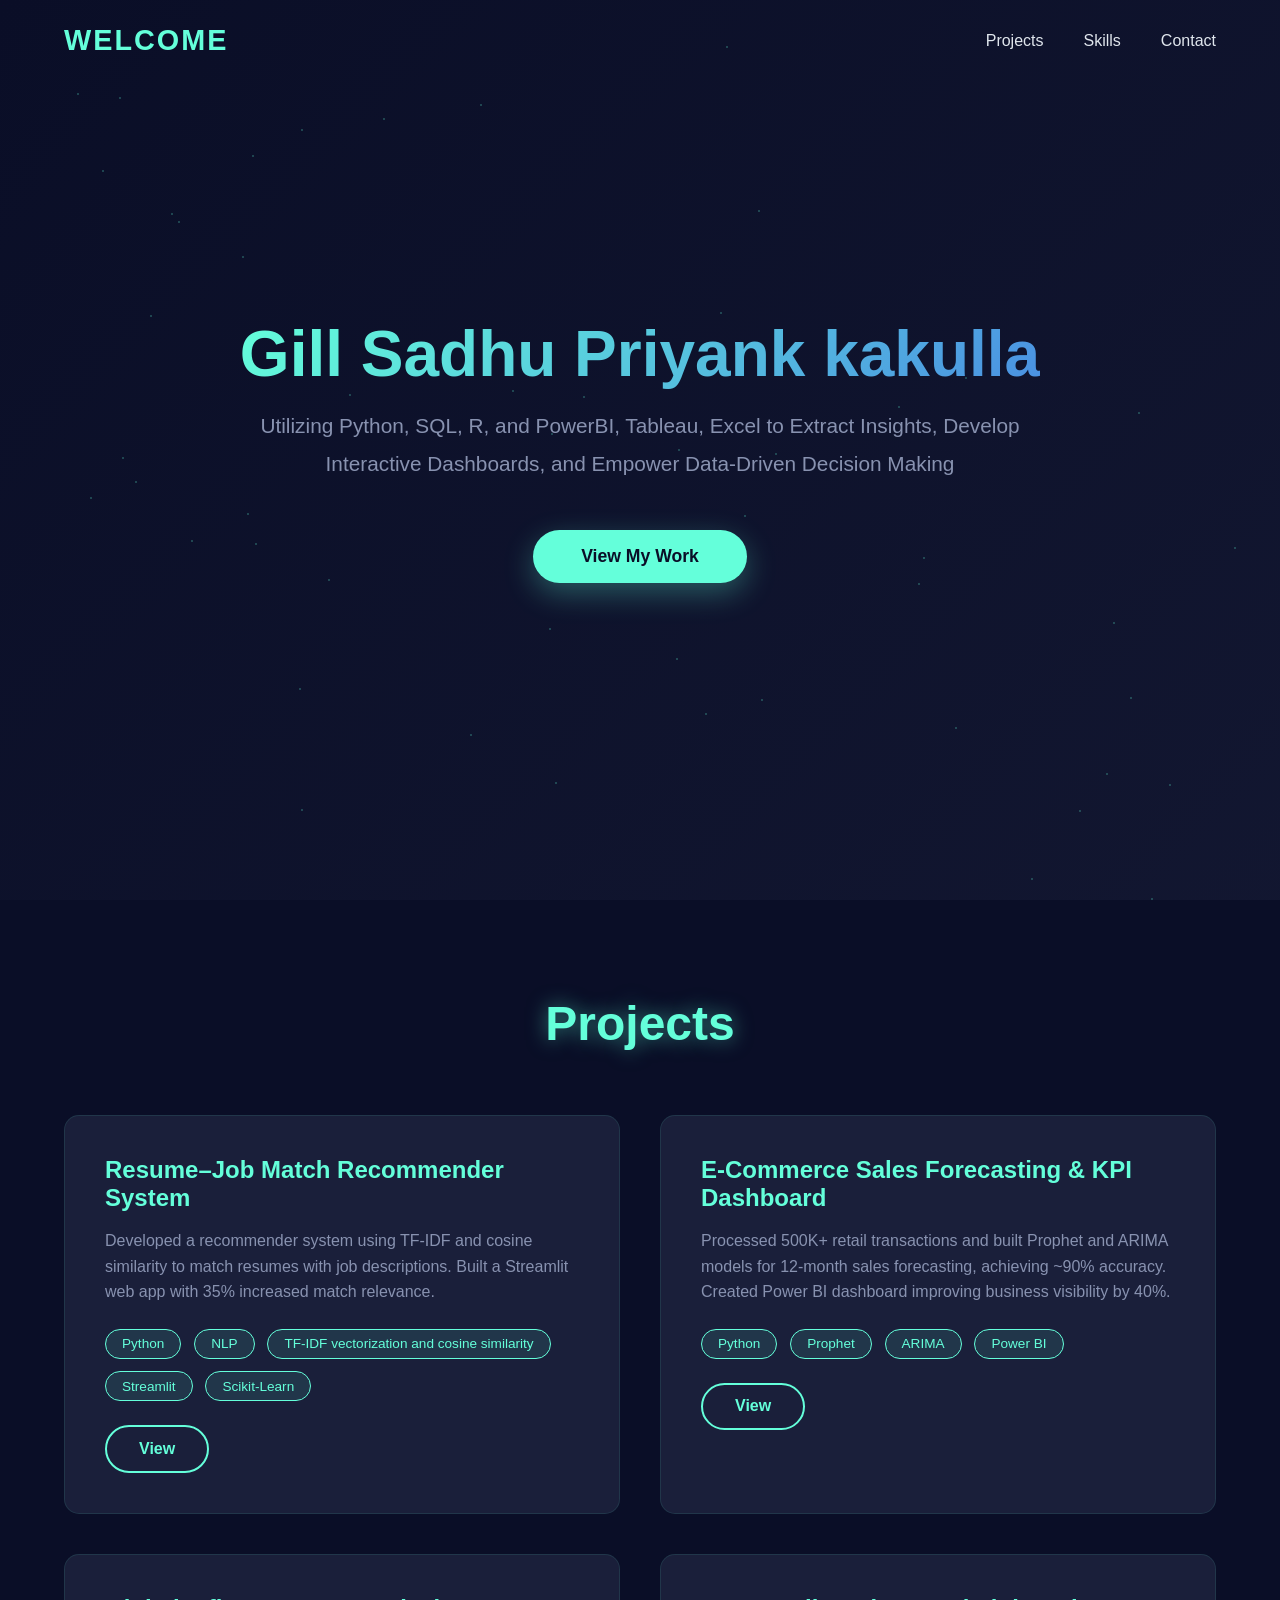
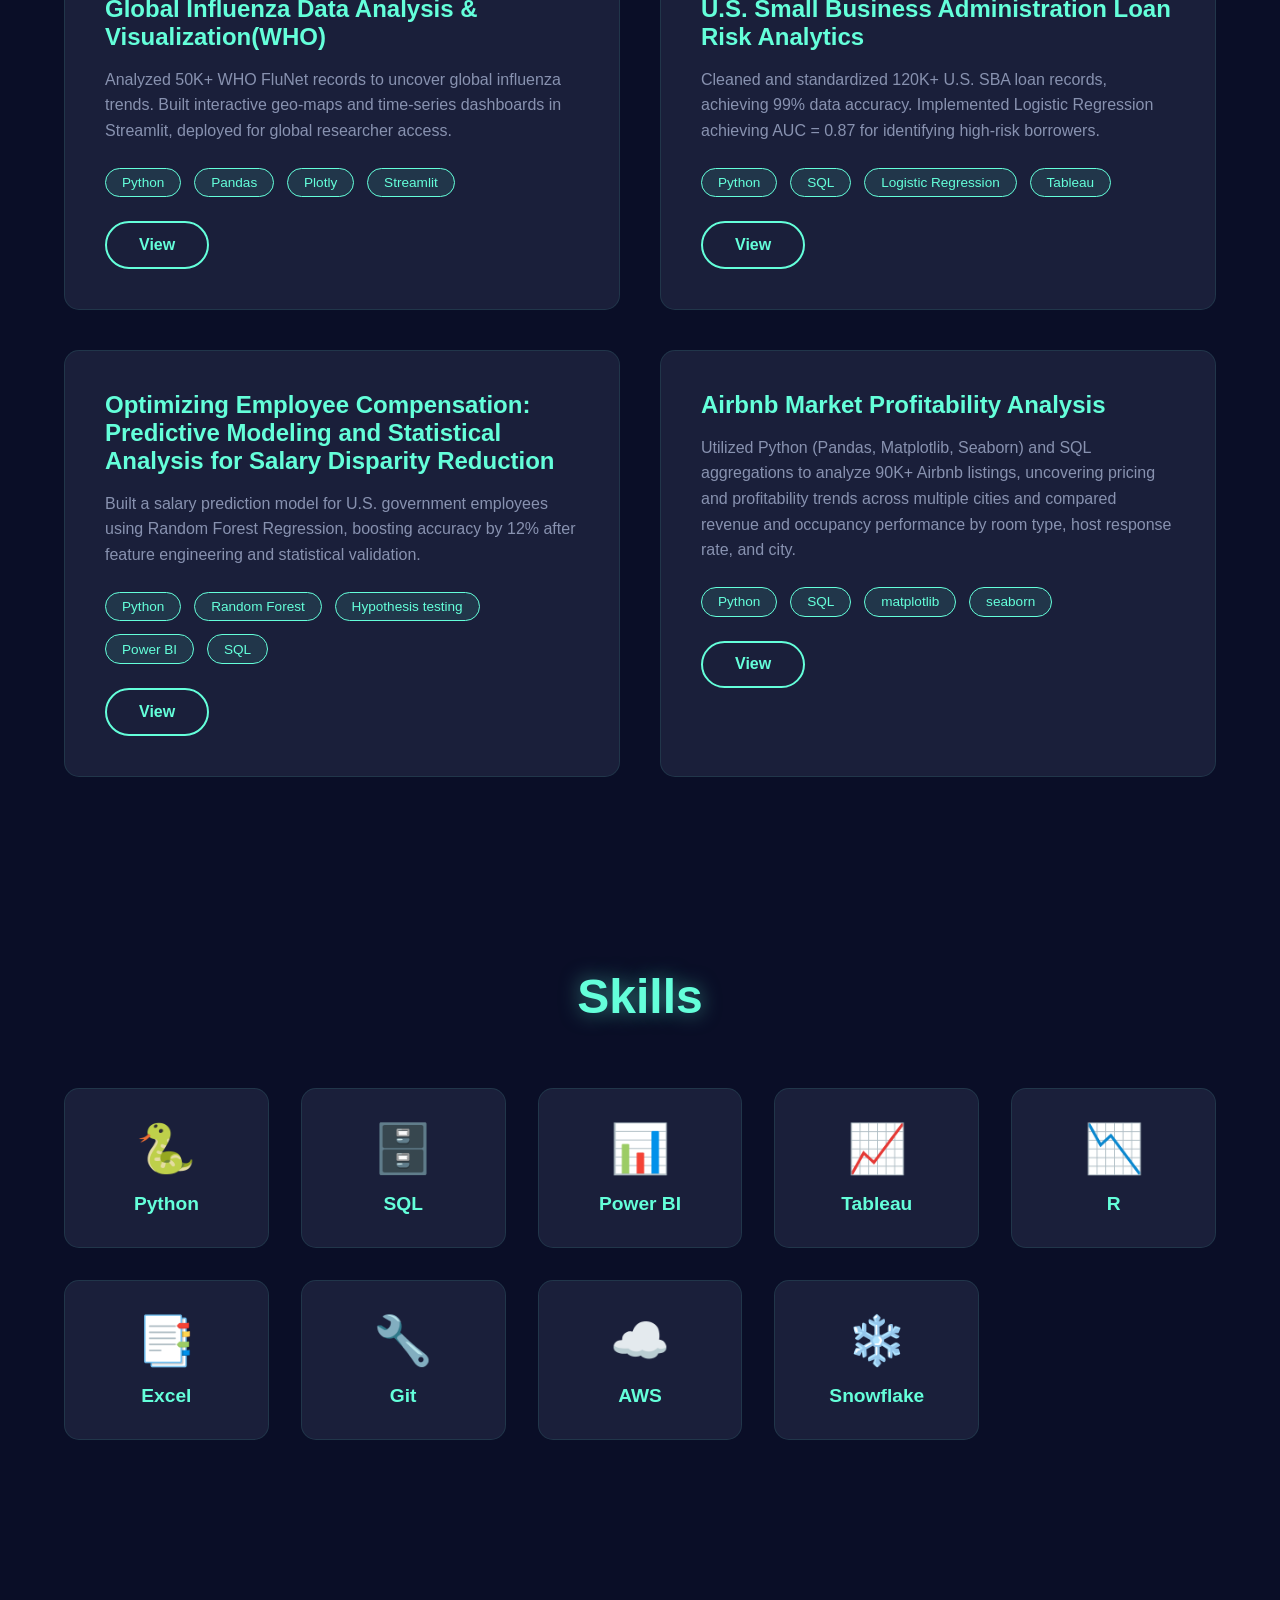
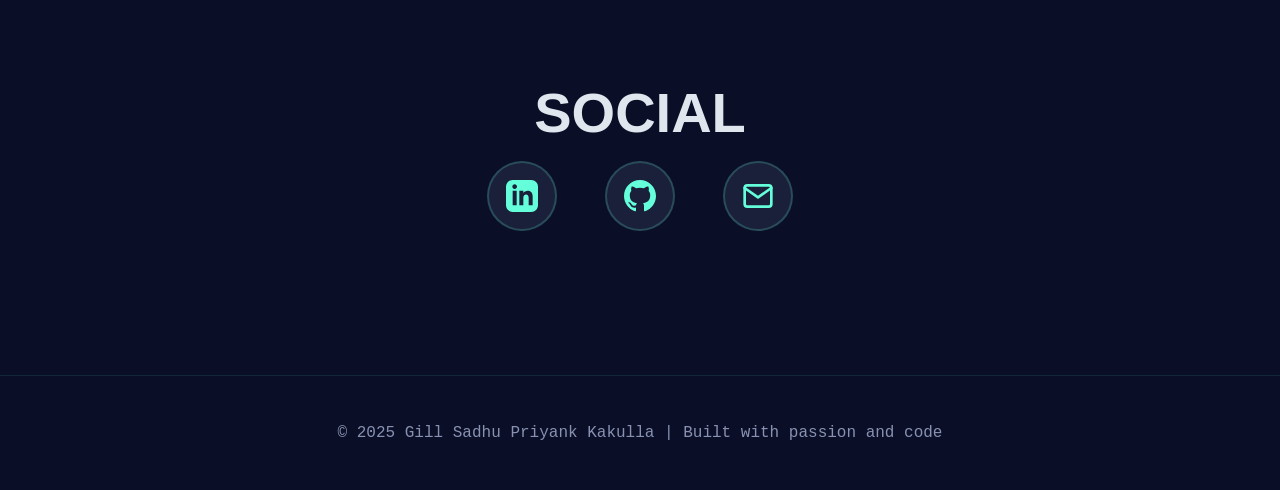
<file: index.html>
<!DOCTYPE html>
<html lang="en">
<head>
    <meta charset="UTF-8">
    <meta name="viewport" content="width=device-width, initial-scale=1.0">
    <meta name="description" content="Gill Sadhu Priyank kakulla - Data Analyst Portfolio">
    <meta name="author" content="Gill Sadhu Priyank kakulla">
    <title>Gill Sadhu Priyank - Data Analyst Portfolio</title>
    <link rel="stylesheet" href="style.css">
</head>
<body>
    <div class="scroll-progress" id="scrollProgress"></div>
    <div class="bg-animation"></div>
    <div class="particles" id="particles"></div>

    <nav id="navbar">
        <div class="logo">WELCOME</div>
        <ul class="nav-links">
            <li><a href="#projects">Projects</a></li>
            <li><a href="#skills">Skills</a></li>
            <li><a href="#contact">Contact</a></li>
        </ul>
    </nav>

    <section class="hero">
        <h1>Gill Sadhu Priyank kakulla </h1>
        <p>Utilizing Python, SQL, R, and PowerBI, Tableau, Excel to Extract Insights, Develop Interactive Dashboards, and Empower Data-Driven Decision Making</p>
        <button class="cta-btn" onclick="document.getElementById('projects').scrollIntoView({behavior: 'smooth'})">View My Work</button>
    </section>

    <section id="projects">
        <h2 class="section-title">Projects</h2>
        <div class="projects-grid">
          <div class="project-card">
                <h3>Resume–Job Match Recommender System</h3>
                <p>Developed a recommender system using TF-IDF and cosine similarity to match resumes with job descriptions. Built a Streamlit web app with 35% increased match relevance.</p>
                <div class="project-tags">
                    <span class="tag">Python</span>
                    <span class="tag">NLP</span>
                    <span class="tag">TF-IDF vectorization and cosine similarity</span>
                    <span class="tag">Streamlit</span>
                    <span class="tag">Scikit-Learn</span>
                </div>
                <a href="https://github.com/Gillsadhupriyank/Resume-Job-Match-Recommender" target="_blank" class="project-link">View</a>
            </div>

            <div class="project-card">
                <h3>E-Commerce Sales Forecasting & KPI Dashboard</h3>
                <p>Processed 500K+ retail transactions and built Prophet and ARIMA models for 12-month sales forecasting, achieving ~90% accuracy. Created Power BI dashboard improving business visibility by 40%.</p>
                <div class="project-tags">
                    <span class="tag">Python</span>
                    <span class="tag">Prophet</span>
                    <span class="tag">ARIMA</span>
                    <span class="tag">Power BI</span>
                </div>
                <a href="https://github.com/Gillsadhupriyank/E-Commerce_Sales_forecasting" target="_blank" class="project-link">View</a>
            </div>

             <div class="project-card">
                <h3>Global Influenza Data Analysis & Visualization(WHO)</h3>
                <p>Analyzed 50K+ WHO FluNet records to uncover global influenza trends. Built interactive geo-maps and time-series dashboards in Streamlit, deployed for global researcher access.</p>
                <div class="project-tags">
                    <span class="tag">Python</span>
                    <span class="tag">Pandas</span>
                    <span class="tag">Plotly</span>
                    <span class="tag">Streamlit</span>
                </div>
                <a href="https://github.com/Gillsadhupriyank/WHO_Influenza_data_app" target="_blank" class="project-link">View</a>
            </div>

            <div class="project-card">
                <h3>U.S. Small Business Administration Loan Risk Analytics</h3>
                <p>Cleaned and standardized 120K+ U.S. SBA loan records, achieving 99% data accuracy. Implemented Logistic Regression achieving AUC = 0.87 for identifying high-risk borrowers.</p>
                <div class="project-tags">
                    <span class="tag">Python</span>
                    <span class="tag">SQL</span>
                    <span class="tag">Logistic Regression</span>
                    <span class="tag">Tableau</span>
                </div>
                <a href="https://github.com/Gillsadhupriyank/SBA-Loan-Risk-Prediction-Clustering-" target="_blank" class="project-link">View</a>
            </div>

            <div class="project-card">
                <h3>Optimizing Employee Compensation: Predictive Modeling and Statistical Analysis for Salary Disparity Reduction</h3>
                <p>Built a salary prediction model for U.S. government employees using Random Forest Regression, boosting accuracy by 12% after feature engineering and statistical validation.</p>
                <div class="project-tags">
                    <span class="tag">Python</span>
                    <span class="tag">Random Forest</span>
                    <span class="tag">Hypothesis testing</span>
                    <span class="tag">Power BI</span>
                    <span class="tag">SQL</span>
                </div>
                <a href="https://github.com/Gillsadhupriyank/Employee-Compensation-Analysis-using-Hypothesis-Testing-and-Random-Forest" target="_blank" class="project-link">View</a>
           </div>
         
            <div class="project-card">
                <h3>Airbnb Market Profitability Analysis</h3>
                <p>Utilized Python (Pandas, Matplotlib, Seaborn) and SQL aggregations to analyze 90K+ Airbnb listings, uncovering pricing and profitability trends across multiple cities and compared revenue and occupancy performance by room type, host response rate, and city.</p>
                <div class="project-tags">
                    <span class="tag">Python</span>
                    <span class="tag">SQL</span>
                    <span class="tag">matplotlib</span>
                    <span class="tag">seaborn</span>
                </div>
                <a href="https://github.com/Gillsadhupriyank/Airbnb_Market_Profitability" target="_blank" class="project-link">View</a>
            </div>

        </div>
    </section>

    <section id="skills">
        <h2 class="section-title">Skills</h2>
        <div class="skills-grid">
            <div class="skill-item">
                <div class="skill-icon">🐍</div>
                <div class="skill-name">Python</div>
            </div>
            <div class="skill-item">
                <div class="skill-icon">🗄️</div>
                <div class="skill-name">SQL</div>
            </div>
            <div class="skill-item">
                <div class="skill-icon">📊</div>
                <div class="skill-name">Power BI</div>
            </div>
            <div class="skill-item">
                <div class="skill-icon">📈</div>
                <div class="skill-name">Tableau</div>
            </div>
            <div class="skill-item">
                <div class="skill-icon">📉</div>
                <div class="skill-name">R</div>
            </div>
            <div class="skill-item">
                <div class="skill-icon">📑</div>
                <div class="skill-name">Excel</div>
            </div>
            <div class="skill-item">
                <div class="skill-icon">🔧</div>
                <div class="skill-name">Git</div>
            </div>
            <div class="skill-item">
                <div class="skill-icon">☁️</div>
                <div class="skill-name">AWS</div>
            </div>
            <div class="skill-item">
                 <div class="skill-icon">❄️</div>
                 <div class="skill-name">Snowflake</div>
            </div>
        </div>
    </section>

    <section id="contact" class="contact">
        <h2>SOCIAL</h2>
        <div class="contact-icons">
            <a href="https://www.linkedin.com/in/gillsadhupriyank/" target="_blank" class="contact-icon" title="LinkedIn">
                <svg xmlns="http://www.w3.org/2000/svg" width="32" height="32" viewBox="0 0 24 24" fill="currentColor">
                    <path d="M19 0h-14c-2.761 0-5 2.239-5 5v14c0 2.761 2.239 5 5 5h14c2.762 0 5-2.239 5-5v-14c0-2.761-2.238-5-5-5zm-11 19h-3v-11h3v11zm-1.5-12.268c-.966 0-1.75-.79-1.75-1.764s.784-1.764 1.75-1.764 1.75.79 1.75 1.764-.783 1.764-1.75 1.764zm13.5 12.268h-3v-5.604c0-3.368-4-3.113-4 0v5.604h-3v-11h3v1.765c1.396-2.586 7-2.777 7 2.476v6.759z"/>
                </svg>
            </a>
            <a href="https://github.com/Gillsadhupriyank" target="_blank" class="contact-icon" title="GitHub">
                <svg xmlns="http://www.w3.org/2000/svg" width="32" height="32" viewBox="0 0 24 24" fill="currentColor">
                    <path d="M12 0c-6.626 0-12 5.373-12 12 0 5.302 3.438 9.8 8.207 11.387.599.111.793-.261.793-.577v-2.234c-3.338.726-4.033-1.416-4.033-1.416-.546-1.387-1.333-1.756-1.333-1.756-1.089-.745.083-.729.083-.729 1.205.084 1.839 1.237 1.839 1.237 1.07 1.834 2.807 1.304 3.492.997.107-.775.418-1.305.762-1.604-2.665-.305-5.467-1.334-5.467-5.931 0-1.311.469-2.381 1.236-3.221-.124-.303-.535-1.524.117-3.176 0 0 1.008-.322 3.301 1.23.957-.266 1.983-.399 3.003-.404 1.02.005 2.047.138 3.006.404 2.291-1.552 3.297-1.23 3.297-1.23.653 1.653.242 2.874.118 3.176.77.84 1.235 1.911 1.235 3.221 0 4.609-2.807 5.624-5.479 5.921.43.372.823 1.102.823 2.222v3.293c0 .319.192.694.801.576 4.765-1.589 8.199-6.086 8.199-11.386 0-6.627-5.373-12-12-12z"/>
                </svg>
            </a>
            <a href="mailto:gillpriyank955@gmail.com" class="contact-icon" title="Email">
                <svg xmlns="http://www.w3.org/2000/svg" width="32" height="32" viewBox="0 0 24 24" fill="none" stroke="currentColor" stroke-width="2" stroke-linecap="round" stroke-linejoin="round">
                    <path d="M4 4h16c1.1 0 2 .9 2 2v12c0 1.1-.9 2-2 2H4c-1.1 0-2-.9-2-2V6c0-1.1.9-2 2-2z"></path>
                    <polyline points="22,6 12,13 2,6"></polyline>
                </svg>
            </a>
        </div>
    </section>

    <footer>
        <p>&copy; 2025 Gill Sadhu Priyank Kakulla | Built with passion and code</p>
    </footer>

    <script src="script.js"></script>
</body>
</html>
</file>
<file: style.css>
* {
    margin: 0;
    padding: 0;
    box-sizing: border-box;
}

:root {
    --primary: #4a90e2;
    --dark-bg: #0a0e27;
    --darker-bg: #050814;
    --card-bg: #1a1f3a;
    --text-light: #e0e6ed;
    --text-dim: #8892b0;
    --accent: #64ffda;
}

body {
    font-family: 'Segoe UI', Tahoma, Geneva, Verdana, sans-serif;
    background: var(--dark-bg);
    color: var(--text-light);
    overflow-x: hidden;
    scroll-behavior: smooth;
}

/* Animated Background */
.bg-animation {
    position: fixed;
    top: 0;
    left: 0;
    width: 100%;
    height: 100%;
    z-index: -1;
    background: linear-gradient(135deg, #0a0e27 0%, #1a1f3a 50%, #0a0e27 100%);
    background-size: 400% 400%;
    animation: gradientShift 15s ease infinite;
}

@keyframes gradientShift {
    0%, 100% { background-position: 0% 50%; }
    50% { background-position: 100% 50%; }
}

/* Particles */
.particles {
    position: fixed;
    top: 0;
    left: 0;
    width: 100%;
    height: 100%;
    z-index: -1;
}

.particle {
    position: absolute;
    width: 2px;
    height: 2px;
    background: var(--accent);
    border-radius: 50%;
    opacity: 0.3;
    animation: float 20s infinite;
}

@keyframes float {
    0%, 100% { transform: translateY(0) translateX(0); }
    50% { transform: translateY(-100px) translateX(50px); }
}

/* Scroll Progress Bar */
.scroll-progress {
    position: fixed;
    top: 0;
    left: 0;
    width: 0%;
    height: 3px;
    background: linear-gradient(90deg, var(--primary), var(--accent));
    z-index: 1000;
    transition: width 0.1s;
}

/* Navigation */
nav {
    position: fixed;
    top: 0;
    width: 100%;
    padding: 1.5rem 5%;
    display: flex;
    justify-content: space-between;
    align-items: center;
    z-index: 999;
    transition: background 0.3s, backdrop-filter 0.3s;
}

nav.scrolled {
    background: rgba(10, 14, 39, 0.9);
    backdrop-filter: blur(10px);
    box-shadow: 0 4px 20px rgba(0, 0, 0, 0.3);
}

.logo {
    font-size: 1.8rem;
    font-weight: 900;
    color: var(--accent);
    letter-spacing: 2px;
}

.nav-links {
    display: flex;
    gap: 2.5rem;
    list-style: none;
}

.nav-links a {
    color: var(--text-light);
    text-decoration: none;
    font-weight: 500;
    position: relative;
    transition: color 0.3s;
}

.nav-links a::after {
    content: '';
    position: absolute;
    bottom: -5px;
    left: 0;
    width: 0;
    height: 2px;
    background: var(--accent);
    transition: width 0.3s;
}

.nav-links a:hover {
    color: var(--accent);
}

.nav-links a:hover::after {
    width: 100%;
}

/* Hero Section */
.hero {
    height: 100vh;
    display: flex;
    flex-direction: column;
    justify-content: center;
    align-items: center;
    text-align: center;
    padding: 0 5%;
}

.hero h1 {
    font-size: 4rem;
    font-weight: 900;
    margin-bottom: 1rem;
    background: linear-gradient(135deg, var(--accent), var(--primary));
    -webkit-background-clip: text;
    -webkit-text-fill-color: transparent;
    background-clip: text;
    animation: fadeInDown 1s ease;
}

.hero p {
    font-size: 1.3rem;
    color: var(--text-dim);
    max-width: 800px;
    margin-bottom: 3rem;
    line-height: 1.8;
    animation: fadeInUp 1s ease 0.3s backwards;
}

.cta-btn {
    padding: 1rem 3rem;
    font-size: 1.1rem;
    font-weight: 600;
    color: var(--dark-bg);
    background: var(--accent);
    border: none;
    border-radius: 50px;
    cursor: pointer;
    transition: all 0.3s;
    box-shadow: 0 10px 30px rgba(100, 255, 218, 0.3);
    animation: fadeIn 1s ease 0.6s backwards;
}

.cta-btn:hover {
    transform: translateY(-5px);
    box-shadow: 0 15px 40px rgba(100, 255, 218, 0.5);
}

/* Section Styling */
section {
    padding: 6rem 5%;
    max-width: 1400px;
    margin: 0 auto;
}

.section-title {
    font-size: 3rem;
    text-align: center;
    margin-bottom: 4rem;
    position: relative;
    color: var(--accent);
    text-shadow: 0 0 20px rgba(100, 255, 218, 0.5);
}

/* Projects Grid */
.projects-grid {
    display: grid;
    grid-template-columns: repeat(auto-fit, minmax(500px, 1fr));
    gap: 2.5rem;
}

.project-card {
    background: var(--card-bg);
    border-radius: 15px;
    padding: 2.5rem;
    transition: all 0.4s cubic-bezier(0.175, 0.885, 0.32, 1.275);
    border: 1px solid rgba(100, 255, 218, 0.1);
    position: relative;
    overflow: hidden;
}

.project-card::before {
    content: '';
    position: absolute;
    top: 0;
    left: 0;
    width: 100%;
    height: 100%;
    background: linear-gradient(135deg, rgba(100, 255, 218, 0.05), rgba(74, 144, 226, 0.05));
    opacity: 0;
    transition: opacity 0.4s;
}

.project-card:hover {
    transform: translateY(-15px);
    box-shadow: 0 20px 60px rgba(100, 255, 218, 0.2);
    border-color: var(--accent);
}

.project-card:hover::before {
    opacity: 1;
}

.project-card h3 {
    font-size: 1.5rem;
    color: var(--accent);
    margin-bottom: 1rem;
    position: relative;
    z-index: 1;
}

.project-card p {
    color: var(--text-dim);
    margin-bottom: 1.5rem;
    line-height: 1.6;
    position: relative;
    z-index: 1;
}

.project-tags {
    display: flex;
    flex-wrap: wrap;
    gap: 0.8rem;
    margin-bottom: 1.5rem;
    position: relative;
    z-index: 1;
}

.tag {
    padding: 0.4rem 1rem;
    background: rgba(100, 255, 218, 0.1);
    border: 1px solid var(--accent);
    border-radius: 20px;
    font-size: 0.85rem;
    color: var(--accent);
}

.project-link {
    display: inline-block;
    padding: 0.8rem 2rem;
    background: transparent;
    border: 2px solid var(--accent);
    color: var(--accent);
    text-decoration: none;
    border-radius: 30px;
    font-weight: 600;
    transition: all 0.3s;
    position: relative;
    z-index: 1;
}

.project-link:hover {
    background: var(--accent);
    color: var(--dark-bg);
    transform: scale(1.05);
}

/* Skills Section */
.skills-grid {
    display: grid;
    grid-template-columns: repeat(auto-fit, minmax(200px, 1fr));
    gap: 2rem;
    margin-bottom: 3rem;
}

.skill-item {
    text-align: center;
    padding: 2rem;
    background: var(--card-bg);
    border-radius: 15px;
    transition: all 0.3s;
    border: 1px solid rgba(100, 255, 218, 0.1);
}

.skill-item:hover {
    transform: translateY(-10px);
    border-color: var(--accent);
    box-shadow: 0 15px 40px rgba(100, 255, 218, 0.2);
}

.skill-icon {
    font-size: 3rem;
    margin-bottom: 1rem;
}

.skill-name {
    font-size: 1.2rem;
    color: var(--accent);
    font-weight: 600;
}

.learning {
    text-align: center;
    font-size: 1.2rem;
    color: var(--text-dim);
    font-style: italic;
    margin-top: 2rem;
}

/* Contact Section */
.contact {
    text-align: center;
}

.contact h2 {
    font-size: 3.5rem;
    margin-bottom: 1rem;
}

.contact-subtitle {
    font-size: 1.2rem;
    color: var(--text-dim);
    margin-bottom: 3rem;
}

.contact-icons {
    display: flex;
    justify-content: center;
    gap: 3rem;
    margin-bottom: 3rem;
}

.contact-icon {
    width: 70px;
    height: 70px;
    display: flex;
    align-items: center;
    justify-content: center;
    background: var(--card-bg);
    border-radius: 50%;
    font-size: 2rem;
    color: var(--accent);
    text-decoration: none;
    transition: all 0.3s;
    border: 2px solid rgba(100, 255, 218, 0.2);
}

.contact-icon:hover {
    transform: translateY(-10px);
    box-shadow: 0 0 40px rgba(100, 255, 218, 0.6);
    border-color: var(--accent);
}

.resume-btn {
    padding: 1.2rem 3rem;
    font-size: 1.1rem;
    font-weight: 600;
    color: var(--dark-bg);
    background: var(--accent);
    border: none;
    border-radius: 50px;
    cursor: pointer;
    transition: all 0.3s;
    box-shadow: 0 10px 30px rgba(100, 255, 218, 0.3);
    text-decoration: none;
    display: inline-block;
}

.resume-btn:hover {
    transform: translateY(-5px);
    box-shadow: 0 15px 40px rgba(100, 255, 218, 0.5);
}

/* Footer */
footer {
    text-align: center;
    padding: 3rem 5%;
    font-family: 'Courier New', monospace;
    color: var(--text-dim);
    border-top: 1px solid rgba(100, 255, 218, 0.1);
    transition: color 0.3s;
}

footer:hover {
    color: var(--accent);
    animation: flicker 0.5s;
}

@keyframes flicker {
    0%, 100% { opacity: 1; }
    50% { opacity: 0.8; }
}

@keyframes fadeInDown {
    from {
        opacity: 0;
        transform: translateY(-50px);
    }
    to {
        opacity: 1;
        transform: translateY(0);
    }
}

@keyframes fadeInUp {
    from {
        opacity: 0;
        transform: translateY(50px);
    }
    to {
        opacity: 1;
        transform: translateY(0);
    }
}

@keyframes fadeIn {
    from { opacity: 0; }
    to { opacity: 1; }
}

/* Responsive */
@media (max-width: 768px) {
    .hero h1 {
        font-size: 2.5rem;
    }

    .hero p {
        font-size: 1rem;
    }

    .projects-grid {
        grid-template-columns: 1fr;
    }

    .nav-links {
        gap: 1.5rem;
        font-size: 0.9rem;
    }

    .section-title {
        font-size: 2rem;
    }

    .contact-icons {
        flex-direction: column;
        align-items: center;
    }
}
</file>
